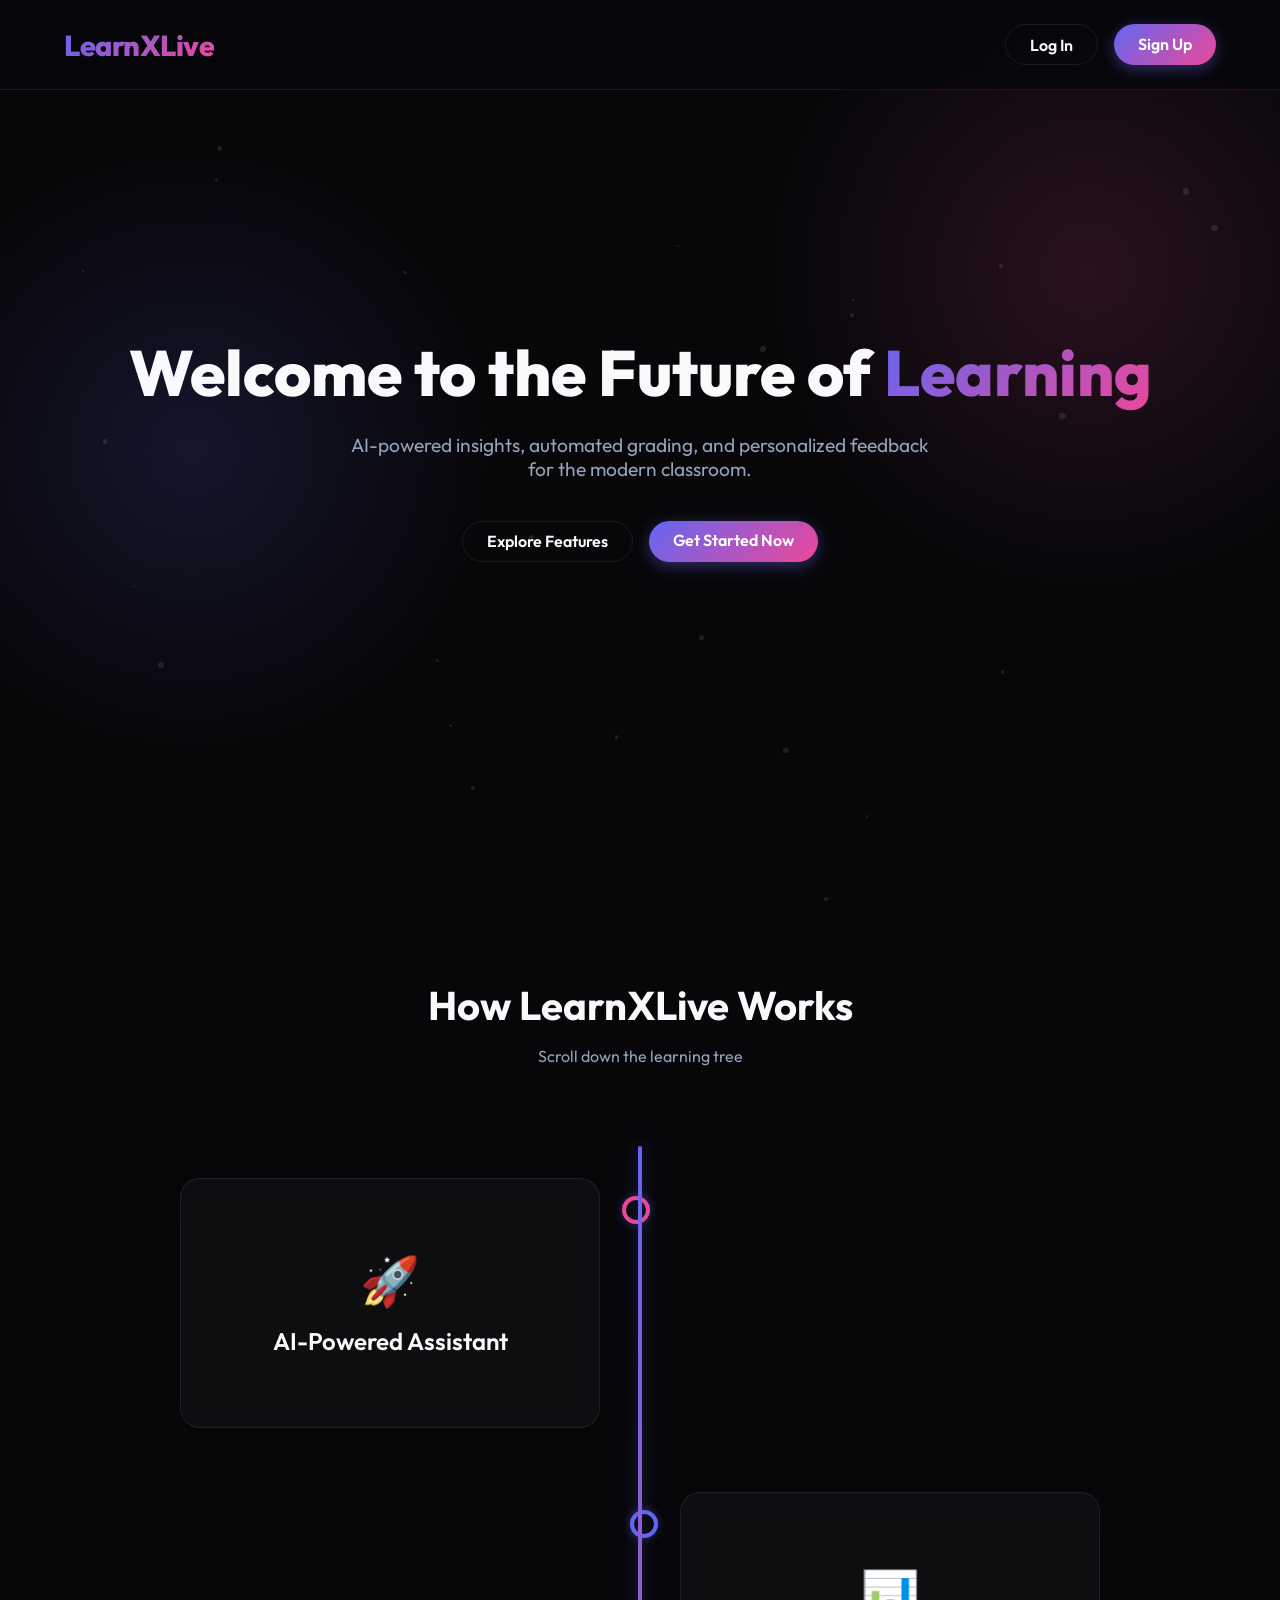
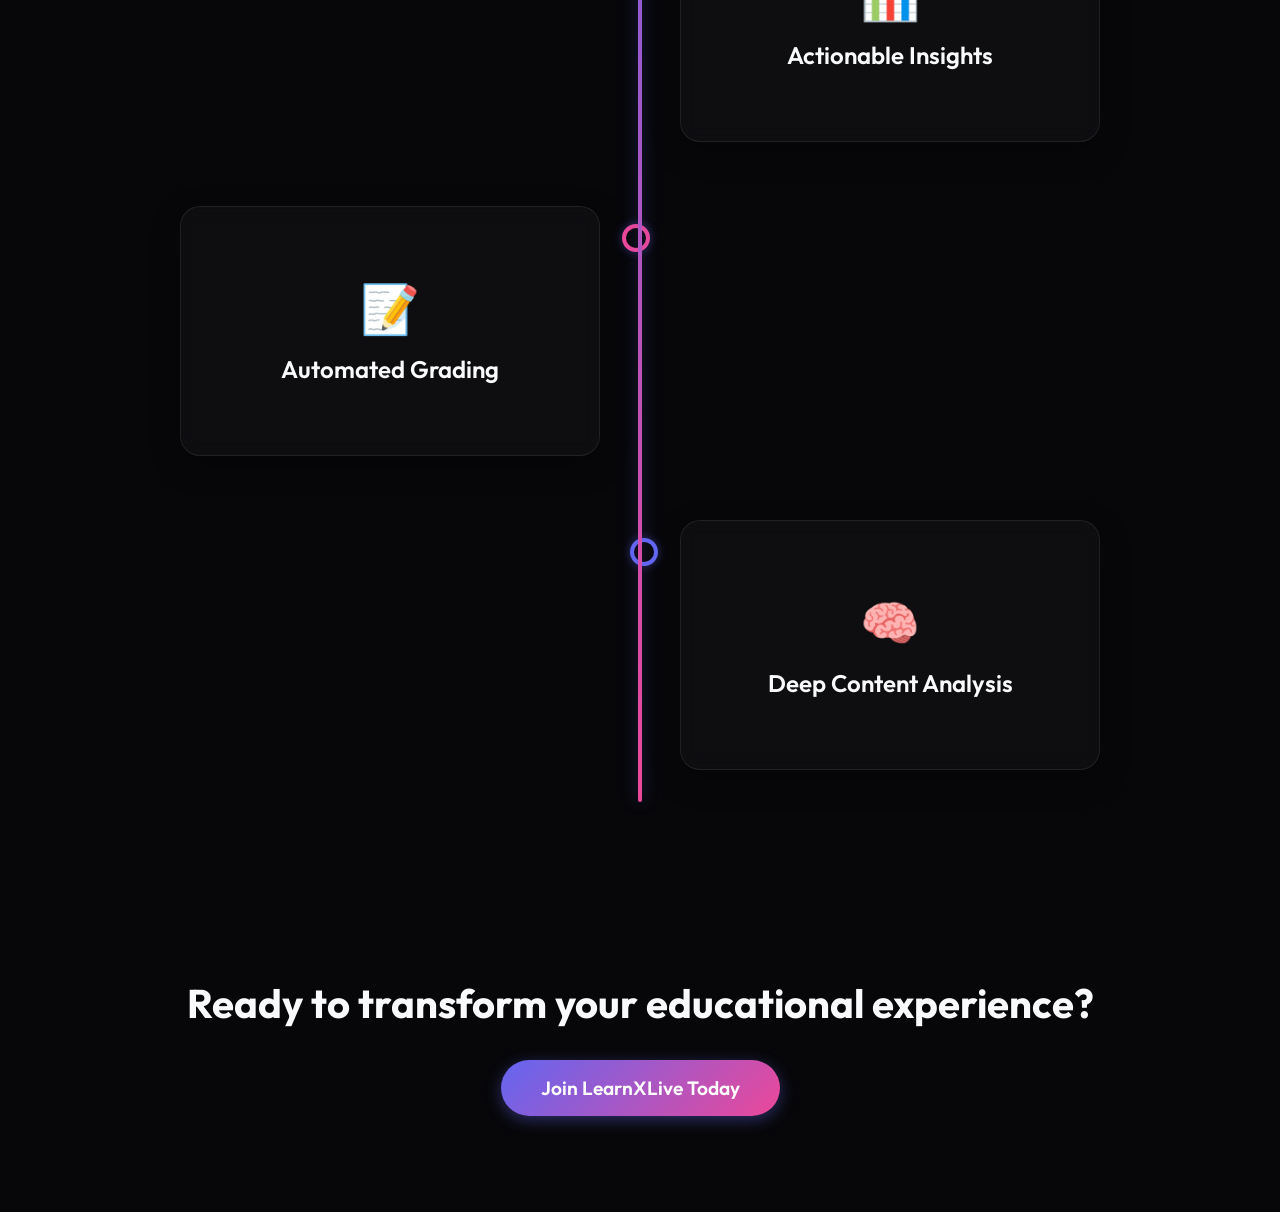
<file: learnxlive-2/templates/index.html>
<!DOCTYPE html>
<html lang="en">

<head>
    <meta charset="UTF-8">
    <meta name="viewport" content="width=device-width, initial-scale=1.0">
    <title>LearnXLive - AI-Powered Assignment Assistant</title>
    <link href="https://fonts.googleapis.com/css2?family=Outfit:wght@300;400;600;800&display=swap" rel="stylesheet">
    <style>
        /* Vanilla CSS - Premium Design System */
        :root {
            --bg-dark: #07070a;
            --bg-accent: #111116;
            --primary: #6366f1;
            /* Indigo */
            --primary-glow: rgba(99, 102, 241, 0.4);
            --secondary: #ec4899;
            /* Pink */
            --text-light: #f8fafc;
            --text-muted: #94a3b8;
            --glass-bg: rgba(255, 255, 255, 0.03);
            --glass-border: rgba(255, 255, 255, 0.08);
            --font-main: 'Outfit', sans-serif;
        }

        * {
            margin: 0;
            padding: 0;
            box-sizing: border-box;
        }

        body {
            font-family: var(--font-main);
            background-color: var(--bg-dark);
            color: var(--text-light);
            overflow-x: hidden;
            background-image:
                radial-gradient(circle at 15% 50%, rgba(99, 102, 241, 0.15), transparent 25%),
                radial-gradient(circle at 85% 30%, rgba(236, 72, 153, 0.15), transparent 25%);
            background-attachment: fixed;
        }

        /* Navbar */
        header {
            position: fixed;
            top: 0;
            width: 100%;
            padding: 1.5rem 5%;
            display: flex;
            justify-content: space-between;
            align-items: center;
            z-index: 1000;
            background: rgba(7, 7, 10, 0.8);
            backdrop-filter: blur(12px);
            border-bottom: 1px solid var(--glass-border);
        }

        .logo {
            font-size: 1.8rem;
            font-weight: 800;
            background: linear-gradient(135deg, var(--primary), var(--secondary));
            -webkit-background-clip: text;
            -webkit-text-fill-color: transparent;
            letter-spacing: -0.5px;
            text-decoration: none;
        }

        .nav-buttons {
            display: flex;
            gap: 1rem;
        }

        .btn {
            padding: 0.6rem 1.5rem;
            border-radius: 50px;
            font-size: 1rem;
            font-weight: 600;
            cursor: pointer;
            transition: all 0.3s ease;
            text-decoration: none;
            display: inline-block;
        }

        .btn-outline {
            background: transparent;
            color: var(--text-light);
            border: 1px solid var(--glass-border);
        }

        .btn-outline:hover {
            background: var(--glass-bg);
            border-color: rgba(255, 255, 255, 0.2);
        }

        .btn-primary {
            background: linear-gradient(135deg, var(--primary), var(--secondary));
            color: white;
            border: none;
            box-shadow: 0 4px 15px var(--primary-glow);
        }

        .btn-primary:hover {
            transform: translateY(-2px);
            box-shadow: 0 6px 20px var(--primary-glow);
        }

        /* Hero Section */
        .hero {
            min-height: 100vh;
            display: flex;
            flex-direction: column;
            justify-content: center;
            align-items: center;
            text-align: center;
            padding: 0 5%;
            position: relative;
        }

        .hero h1 {
            font-size: clamp(3rem, 5vw, 5rem);
            font-weight: 800;
            line-height: 1.1;
            margin-bottom: 1.5rem;
            z-index: 2;
        }

        .hero h1 span {
            background: linear-gradient(135deg, var(--primary), var(--secondary));
            -webkit-background-clip: text;
            -webkit-text-fill-color: transparent;
        }

        .hero p {
            font-size: 1.2rem;
            color: var(--text-muted);
            max-width: 600px;
            margin-bottom: 2.5rem;
            z-index: 2;
        }

        /* Bean Tree Timeline */
        .tree-section {
            padding: 5rem 5%;
            position: relative;
        }

        .tree-header {
            text-align: center;
            margin-bottom: 5rem;
        }

        .tree-header h2 {
            font-size: 2.5rem;
            margin-bottom: 1rem;
        }

        .timeline {
            position: relative;
            max-width: 1000px;
            margin: 0 auto;
        }

        /* The vertical line ("stem") */
        .timeline::after {
            content: '';
            position: absolute;
            width: 4px;
            background: linear-gradient(to bottom, var(--primary), var(--secondary));
            top: 0;
            bottom: 0;
            left: 50%;
            transform: translateX(-50%);
            border-radius: 4px;
            box-shadow: 0 0 15px var(--primary-glow);
        }

        /* Container for each branch */
        .node {
            padding: 2rem 40px;
            position: relative;
            background-color: inherit;
            width: 50%;
            perspective: 1000px;
            /* For 3D flip */
        }

        .node:nth-child(odd) {
            left: 0;
        }

        .node:nth-child(even) {
            left: 50%;
        }

        /* The nodes ("beans" on the tree line) */
        .node::after {
            content: '';
            position: absolute;
            width: 20px;
            height: 20px;
            right: -10px;
            background-color: var(--bg-dark);
            border: 4px solid var(--secondary);
            top: 50px;
            border-radius: 50%;
            z-index: 1;
            box-shadow: 0 0 10px var(--primary-glow);
            transition: all 0.3s ease;
        }

        .node:nth-child(even)::after {
            left: -10px;
            border-color: var(--primary);
        }

        /* Flip Card Containers */
        .flip-card {
            background: transparent;
            width: 100%;
            height: 250px;
            perspective: 1000px;
            cursor: pointer;
        }

        .flip-card-inner {
            position: relative;
            width: 100%;
            height: 100%;
            text-align: center;
            transition: transform 0.8s cubic-bezier(0.175, 0.885, 0.32, 1.275);
            transform-style: preserve-3d;
        }

        .node:hover .flip-card-inner {
            transform: rotateY(180deg);
        }

        /* Front and Back of the card */
        .flip-card-front,
        .flip-card-back {
            position: absolute;
            width: 100%;
            height: 100%;
            -webkit-backface-visibility: hidden;
            backface-visibility: hidden;
            border-radius: 20px;
            padding: 2rem;
            display: flex;
            flex-direction: column;
            justify-content: center;
            align-items: center;
            background: var(--glass-bg);
            border: 1px solid var(--glass-border);
            backdrop-filter: blur(10px);
            box-shadow: 0 10px 30px rgba(0, 0, 0, 0.3);
        }

        .flip-card-front {
            z-index: 2;
        }

        .flip-card-back {
            transform: rotateY(180deg);
            background: linear-gradient(135deg, rgba(99, 102, 241, 0.1), rgba(236, 72, 153, 0.1));
            border-color: rgba(255, 255, 255, 0.2);
        }

        .card-icon {
            font-size: 3rem;
            margin-bottom: 1rem;
        }

        .flip-card-front h3 {
            font-size: 1.5rem;
            font-weight: 600;
        }

        .flip-card-back p {
            font-size: 1rem;
            color: var(--text-muted);
            line-height: 1.5;
        }

        /* Initial scroll animation states */
        .hidden-node {
            opacity: 0;
            transform: translateY(50px);
            transition: all 0.8s ease-out;
        }

        .show-node {
            opacity: 1;
            transform: translateY(0);
        }

        /* Floating particles (optional micro-animations) */
        .particle {
            position: absolute;
            border-radius: 50%;
            background: white;
            opacity: 0.1;
            animation: float 20s infinite linear;
        }

        @keyframes float {
            0% {
                transform: translateY(0) rotate(0deg);
            }

            100% {
                transform: translateY(-100vh) rotate(360deg);
            }
        }

        /* Footer CTA */
        .footer-cta {
            text-align: center;
            padding: 6rem 5%;
            background: linear-gradient(to top, rgba(7, 7, 10, 1), transparent);
        }

        .footer-cta h2 {
            font-size: 2.5rem;
            margin-bottom: 2rem;
        }

        /* Responsive */
        @media screen and (max-width: 768px) {
            .timeline::after {
                left: 31px;
            }

            .node {
                width: 100%;
                padding-left: 70px;
                padding-right: 25px;
            }

            .node:nth-child(even) {
                left: 0%;
            }

            .node::after,
            .node:nth-child(even)::after {
                left: 21px;
            }
        }
    </style>
</head>

<body>

    <!-- Dynamic background particles -->
    <div id="particles"></div>

    <header>
        <a href="/" class="logo">LearnXLive</a>
        <div class="nav-buttons">
            <a href="/login" class="btn btn-outline">Log In</a>
            <a href="/login?mode=signup" class="btn btn-primary">Sign Up</a>
        </div>
    </header>

    <section class="hero">
        <h1>Welcome to the Future of <span>Learning</span></h1>
        <p>AI-powered insights, automated grading, and personalized feedback for the modern classroom.</p>
        <div class="nav-buttons">
            <a href="#features" class="btn btn-outline">Explore Features</a>
            <a href="/login" class="btn btn-primary">Get Started Now</a>
        </div>
    </section>

    <section class="tree-section" id="features">
        <div class="tree-header hidden-node">
            <h2>How LearnXLive Works</h2>
            <p style="color: var(--text-muted);">Scroll down the learning tree</p>
        </div>

        <div class="timeline">
            <!-- Node 1 -->
            <div class="node hidden-node">
                <div class="flip-card">
                    <div class="flip-card-inner">
                        <div class="flip-card-front">
                            <div class="card-icon">🚀</div>
                            <h3>AI-Powered Assistant</h3>
                        </div>
                        <div class="flip-card-back">
                            <p>Our intelligent system uses local and cloud LLMs to understand complex student answers,
                                providing deep, meaningful feedback.</p>
                        </div>
                    </div>
                </div>
            </div>

            <!-- Node 2 -->
            <div class="node hidden-node">
                <div class="flip-card">
                    <div class="flip-card-inner">
                        <div class="flip-card-front">
                            <div class="card-icon">📊</div>
                            <h3>Actionable Insights</h3>
                        </div>
                        <div class="flip-card-back">
                            <p>Real-time analytics highlight class performance patterns, common mistakes, and skill gaps
                                to better direct instruction.</p>
                        </div>
                    </div>
                </div>
            </div>

            <!-- Node 3 -->
            <div class="node hidden-node">
                <div class="flip-card">
                    <div class="flip-card-inner">
                        <div class="flip-card-front">
                            <div class="card-icon">📝</div>
                            <h3>Automated Grading</h3>
                        </div>
                        <div class="flip-card-back">
                            <p>Save hours each week by letting our AI efficiently evaluate and score per-question
                                responses based on master answer keys.</p>
                        </div>
                    </div>
                </div>
            </div>

            <!-- Node 4 -->
            <div class="node hidden-node">
                <div class="flip-card">
                    <div class="flip-card-inner">
                        <div class="flip-card-front">
                            <div class="card-icon">🧠</div>
                            <h3>Deep Content Analysis</h3>
                        </div>
                        <div class="flip-card-back">
                            <p>Upload PDFs and TXT files. The system will extract text and match core concepts to ensure
                                a holistic understanding.</p>
                        </div>
                    </div>
                </div>
            </div>
        </div>
    </section>

    <section class="footer-cta hidden-node">
        <h2>Ready to transform your educational experience?</h2>
        <a href="/login" class="btn btn-primary" style="font-size: 1.2rem; padding: 1rem 2.5rem;">Join LearnXLive
            Today</a>
    </section>

    <script>
        // Scroll Animation Observer for the Tree Nodes
        const observerOptions = {
            root: null,
            rootMargin: '0px',
            threshold: 0.1
        };

        const observer = new IntersectionObserver((entries, observer) => {
            entries.forEach(entry => {
                if (entry.isIntersecting) {
                    entry.target.classList.add('show-node');
                }
            });
        }, observerOptions);

        document.querySelectorAll('.hidden-node').forEach((node) => {
            observer.observe(node);
        });

        // Generate glowing particles
        const particlesContainer = document.getElementById('particles');
        for (let i = 0; i < 30; i++) {
            const el = document.createElement('div');
            el.className = 'particle';
            const size = Math.random() * 5 + 2;
            el.style.width = size + 'px';
            el.style.height = size + 'px';
            el.style.left = Math.random() * 100 + 'vw';
            el.style.top = Math.random() * 100 + 'vh';
            el.style.animationDuration = (Math.random() * 20 + 10) + 's';
            el.style.animationDelay = (Math.random() * 5) + 's';
            particlesContainer.appendChild(el);
        }
    </script>
</body>

</html>
</file>
